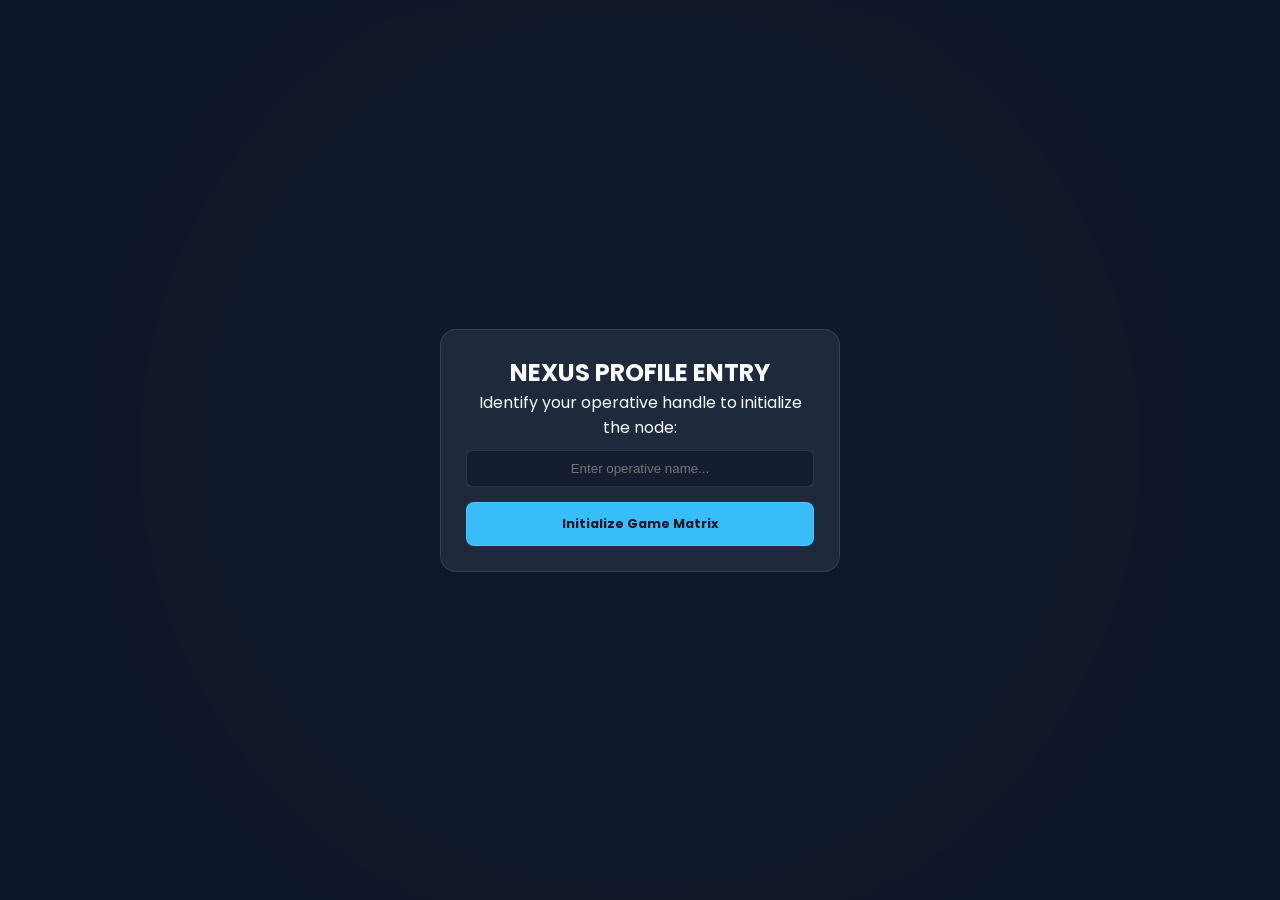
<file: advanced-hangman.html>
<!DOCTYPE html>
<html lang="en">
<head>
    <meta charset="UTF-8">
    <meta name="viewport" content="width=device-width, initial-scale=1.0, maximum-scale=1.0, user-scalable=no">
    <title>Hangman: Nexus Edition</title>
    <link rel="stylesheet" href="advance-hangman/styles.css">
    <link href="https://fonts.googleapis.com/css2?family=Orbitron:wght@500;700&family=Poppins:wght@300;400;600&display=swap" rel="stylesheet">
</head>
<body>

    <div id="profile-gate" class="modal-overlay">
        <div class="modal-content">
            <h2>NEXUS PROFILE ENTRY</h2>
            <p>Identify your operative handle to initialize the node:</p>
            <input type="text" id="player-name-input" placeholder="Enter operative name..." autocomplete="off">
            <button id="start-profile-btn" class="btn action-btn" style="margin-top: 15px;">Initialize Game Matrix</button>
        </div>
    </div>

    <div class="game-container hidden" id="main-game-container">
        <header>
            <h1>HANGMAN <span class="accent">NEXUS</span></h1>
            <div class="stats-bar">
                <div class="stat-box">Ops: <span id="player-display" class="accent">---</span></div>
                <div class="stat-box">Score: <span id="score-val">100</span></div>
                <div class="stat-box">Mode: <span id="mode-val" class="accent">Tech</span></div>
            </div>
        </header>

        <div class="management-grid">
            <div id="mode-selection" class="screen dynamic-box">
                <h3>Select Field Category</h3>
                <div class="mode-buttons">
                    <button class="btn mode-btn active" data-mode="tech">Tech</button>
                    <button class="btn mode-btn" data-mode="places">Places</button>
                    <button class="btn mode-btn" data-mode="animals">Animals</button>
                </div>
            </div>

            <div id="blitz-panel" class="screen dynamic-box emergency-panel">
                <h3>⚡ POINT HARVESTER BLITZ</h3>
                <div id="blitz-idle-view">
                    <p class="hint-text" style="margin-bottom: 8px;">Farming point juice. Typing correct words accelerates difficulty!</p>
                    <button id="start-blitz-btn" class="btn active">Start Overdrive Attack</button>
                </div>
                <div id="blitz-active-view" class="hidden">
                    <div class="blitz-stats">
                        <span>Time: <b id="blitz-timer" class="accent">12s</b></span>
                        <span>Target: <b id="blitz-target-word" style="color:var(--correct)">---</b></span>
                    </div>
                    <input type="text" id="blitz-input" placeholder="Type here..." autocomplete="off">
                    <button id="abort-blitz-btn" class="btn wrong-guess" style="width:100%; margin-top:10px; padding:6px 0; font-size:0.8rem;">Abort & Exit Blitz</button>
                </div>
            </div>
        </div>

        <main class="gameplay-area" id="core-gameplay-area">
            <div class="visual-panel dynamic-box">
                <svg id="hangman-svg" viewBox="0 0 100 100">
                    <line x1="10" y1="95" x2="90" y2="95" class="scaffold" />
                    <line x1="30" y1="95" x2="30" y2="10" class="scaffold" />
                    <line x1="30" y1="10" x2="70" y2="10" class="scaffold" />
                    <line x1="70" y1="10" x2="70" y2="25" class="scaffold" />
                    
                    <circle cx="70" cy="32" r="7" class="body-part head" />
                    <line x1="70" y1="39" x2="70" y2="60" class="body-part torso" />
                    <line x1="70" y1="45" x2="55" y2="55" class="body-part left-arm" />
                    <line x1="70" y1="45" x2="85" y2="55" class="body-part right-arm" />
                    <line x1="70" y1="60" x2="55" y2="75" class="body-part left-leg" />
                    <line x1="70" y1="60" x2="85" y2="75" class="body-part right-leg" />
                </svg>
            </div>

            <div class="control-panel">
                <div class="starter-clue-box dynamic-box">
                    <span class="accent-label">TELEMETRY:</span> <span id="starter-clue">Awaiting initialization...</span>
                </div>

                <div id="word-display" class="word-display"></div>

                <div class="hint-container dynamic-box">
                    <button id="hint-btn" class="btn hint-btn">Unlock Hint (-25 pts)</button>
                    <p id="hint-text" class="hint-text">Premium definitions offline.</p>
                </div>

                <div id="keyboard" class="keyboard"></div>
            </div>
        </main>
    </div>

    <div id="result-modal" class="modal-overlay hidden">
        <div class="modal-content">
            <h2 id="modal-title">VICTORY</h2>
            <p id="modal-message">Matrix structure stabilized.</p>
            <p>The word was: <span id="revealed-word" class="accent">XXXX</span></p>
            <button id="restart-btn" class="btn action-btn">Deploy Next Objective</button>
        </div>
    </div>

    <script src="advance-hangman/script.js"></script>
</body>
</html>
</file>
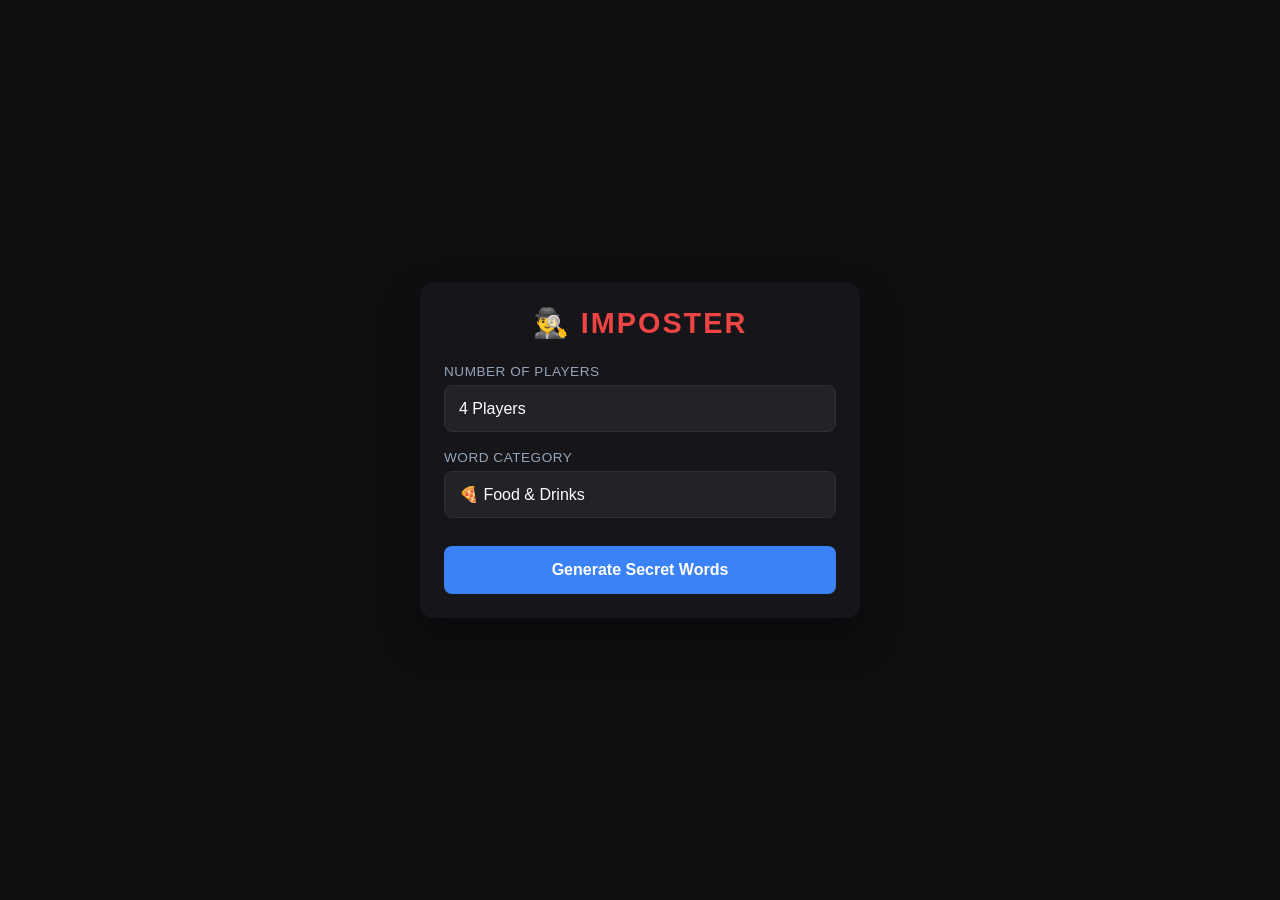
<file: imposter.html>
<!DOCTYPE html>
<html lang="en">
<head>
    <meta charset="UTF-8">
    <meta name="viewport" content="width=device-width, initial-scale=1.0, maximum-scale=1.0, user-scalable=no">
    <title>Imposter - Party Game</title>
    <link rel="stylesheet" href="imposter/style.css">
</head>
<body>

    <div class="game-card">
        <header>
            <h1>🕵️‍♂️ IMPOSTER</h1>
        </header>

        <div id="screen-setup" class="screen active">
            <div class="input-group">
                <label for="player-count">Number of Players</label>
                <select id="player-count">
                    <option value="3">3 Players</option>
                    <option value="4" selected>4 Players</option>
                    <option value="5">5 Players</option>
                    <option value="6">6 Players</option>
                    <option value="7">7 Players</option>
                    <option value="8">8 Players</option>
                </select>
            </div>

            <div class="input-group">
                <label for="category">Word Category</label>
                <select id="category">
                    <option value="food">🍕 Food & Drinks</option>
                    <option value="vehicles">🚗 Vehicles & Transport</option>
                    <option value="places">🏛️ Public Places</option>
                    <option value="things">🎸 Everyday Items</option>
                </select>
            </div>

            <button class="btn primary-btn" onclick="initiateGame()">Generate Secret Words</button>
        </div>

        <div id="screen-loading" class="screen">
            <div class="loader"></div>
            <p>Fetching dynamic clues from dictionary registry...</p>
        </div>

        <div id="screen-distribute" class="screen">
            <div class="badge" id="player-badge">PLAYER 1</div>
            <p class="instruction">Press and <strong>HOLD</strong> the card below to read your secret. Do not show others!</p>
            
            <div class="peek-pad" id="peek-pad">
                <span id="pad-prompt">HOLD TO PEEK</span>
                <div id="secret-content" class="secret-content"></div>
            </div>

            <p class="warning-text" id="view-reminder">⚠️ You must peek at your card before passing!</p>
            <button id="next-player-btn" class="btn secondary-btn" onclick="handleNextPlayer()" disabled>Next Player ➡️</button>
        </div>

        <div id="screen-gameplay" class="screen">
            <div class="success-banner">🎯 Words Distributed!</div>
            
            <div class="info-box">
                <h3>🎲 Starting Player</h3>
                <p id="starter-display" class="highlight-text">Player X</p>
                <small>The game automatically chose you to start the description phase.</small>
            </div>

            <div class="rules-box">
                <h4>How to Play:</h4>
                <ul>
                    <li>Go around in clockwise order.</li>
                    <li>Describe your word using only one descriptive sentence.</li>
                    <li>The imposter must blend in using their single-word property clue!</li>
                </ul>
            </div>

            <button class="btn danger-btn" onclick="revealAndReset()">End Game & Reveal Imposter</button>
        </div>
    </div>
<!-- CUSTOM MODAL DIALOGUE BOX -->
        <div id="game-overlay" class="modal-overlay">
            <div class="modal-content">
                <div class="modal-header">💥 GAME OVER</div>
                <div class="modal-body">
                    <div class="reveal-item">
                        <span class="reveal-label">Secret Word</span>
                        <span id="reveal-word" class="reveal-value-word">——</span>
                    </div>
                    <div class="reveal-item">
                        <span class="reveal-label">The Hidden Imposter</span>
                        <span id="reveal-imposter" class="reveal-value-imposter">——</span>
                    </div>
                </div>
                <button class="btn primary-btn" onclick="closeModalAndReset()">Play Again 🔄</button>
            </div>
        </div>
    <script src="imposter/script.js"></script>
</body>
</html>
</file>
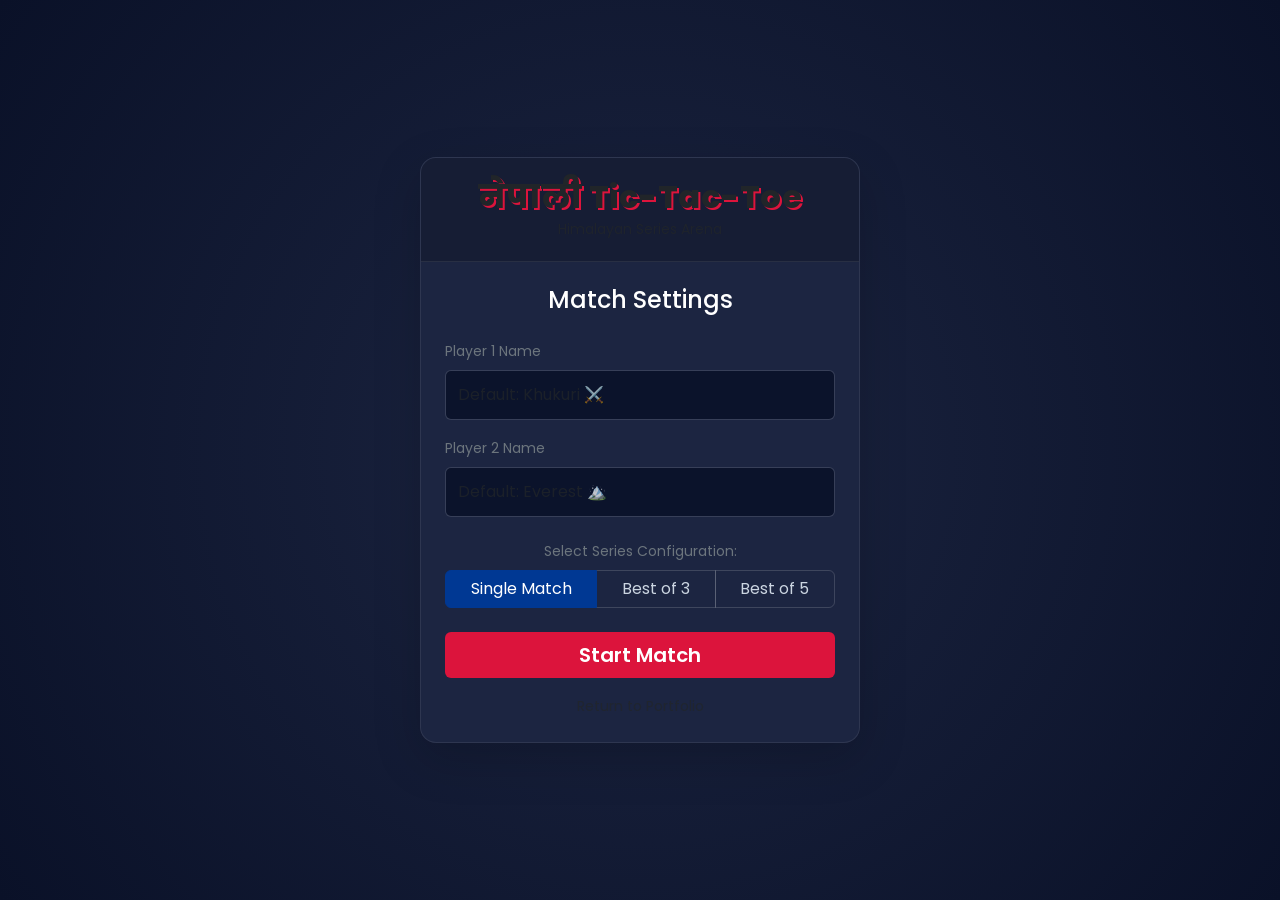
<file: nepal-tictactoe.html>
<!DOCTYPE html>
<html lang="en">
<head>
    <meta charset="UTF-8">
    <meta name="viewport" content="width=device-width, initial-scale=1.0">
    <title>नेपाली Tic-Tac-Toe Pro - Series Arena</title>
    
    <link href="https://cdn.jsdelivr.net/npm/bootstrap@5.3.0/dist/css/bootstrap.min.css" rel="stylesheet">
    <link href="https://fonts.googleapis.com/css?family=Open+Sans:300,400,600,700|Poppins:400,500,700" rel="stylesheet">
    
    <style>
        :root {
            --nepal-red: #dc143c;
            --nepal-blue: #003893;
            --dark-bg: #0a1128;
            --dark-card: #1c2541;
            --dark-cell: #0b132b;
            --gold: #ffd700;
        }

        body {
            background: radial-gradient(circle, var(--dark-card), var(--dark-bg));
            color: #ffffff;
            font-family: 'Poppins', 'Segoe UI', sans-serif;
            min-height: 100vh;
            display: flex;
            align-items: center;
            justify-content: center;
            padding: 20px;
        }

        .game-wrapper-card {
            width: 100%;
            max-width: 440px;
            background: var(--dark-card);
            border: 1px solid rgba(255, 255, 255, 0.08);
            border-radius: 16px;
            box-shadow: 0 15px 35px rgba(0,0,0,0.5);
            overflow: hidden;
        }

        .card-header {
            background-color: rgba(0, 0, 0, 0.2);
            border-bottom: 1px solid rgba(255, 255, 255, 0.08);
            padding: 20px;
            text-align: center;
        }

        .game-title {
            font-weight: 800;
            margin: 0;
            text-shadow: 2px 2px 0px var(--nepal-red);
            letter-spacing: 0.5px;
        }

        .game-input {
            background-color: var(--dark-cell) !important;
            border: 1px solid rgba(255, 255, 255, 0.12) !important;
            color: #ffffff !important;
            padding: 12px;
        }

        .game-input:focus {
            border-color: var(--nepal-red) !important;
            box-shadow: 0 0 0 0.25rem rgba(220, 20, 60, 0.2) !important;
        }

        .btn-outline-nepal {
            border-color: rgba(255, 255, 255, 0.15);
            color: #cbd5e1;
        }

        .btn-check:checked + .btn-outline-nepal {
            background-color: var(--nepal-blue) !important;
            border-color: var(--nepal-blue) !important;
            color: #ffffff !important;
        }

        .btn-nepal-primary {
            background-color: var(--nepal-red);
            border: none;
            color: #ffffff;
            font-weight: 600;
            transition: all 0.2s ease;
        }

        .btn-nepal-primary:hover {
            background-color: #ff2a53;
            transform: translateY(-1px);
        }

        .btn-nepal-secondary {
            background-color: transparent;
            border: 2px solid var(--nepal-blue);
            color: #ffffff;
            font-weight: 600;
        }

        .btn-nepal-secondary:hover {
            background-color: var(--nepal-blue);
            color: #ffffff;
        }

        /* Scoreboard Assembly */
        .game-scoreboard {
            background: rgba(0, 0, 0, 0.25);
            border: 1px solid rgba(255, 255, 255, 0.05);
            padding: 15px;
            border-radius: 12px;
        }

        .score-name { font-size: 0.85rem; color: #a0aec0; text-transform: uppercase; letter-spacing: 0.5px; }
        .score-num { font-size: 2.2rem; font-weight: 800; color: var(--gold); }
        .score-vs { font-weight: 900; color: var(--nepal-red); font-size: 1.2rem; }
        .game-status { font-weight: 500; color: #f8fafc; font-size: 1.1rem; min-height: 27px; }

        /* The Grid Board */
        .game-board-grid {
            display: grid;
            grid-template-columns: repeat(3, 1fr);
            gap: 12px;
            background-color: var(--nepal-blue);
            padding: 12px;
            border-radius: 12px;
            box-shadow: inset 0 0 15px rgba(0,0,0,0.5);
        }

        .game-cell {
            aspect-ratio: 1 / 1;
            background-color: var(--dark-cell);
            display: flex;
            justify-content: center;
            align-items: center;
            font-size: 2.6rem;
            cursor: pointer;
            border-radius: 8px;
            transition: background 0.2s, transform 0.1s;
            user-select: none;
        }

        .game-cell:hover { background-color: #152238; }
        .game-cell:active { transform: scale(0.96); }

        .game-cell.x::before { content: "⚔️"; }
        .game-cell.o::before { content: "🏔️"; }

        .game-winning-cell {
            background-color: var(--gold) !important;
            animation: tileGlowPulse 1.2s infinite;
        }

        /* Winner Screen Specifics */
        .winner-highlight { font-size: 2.6rem; font-weight: 800; color: var(--gold); text-shadow: 0px 4px 15px rgba(255, 215, 0, 0.3); }
        .game-celebrate-icon { font-size: 5.5rem; animation: trophyBounce 2s infinite ease-in-out; }

        @keyframes tileGlowPulse {
            0%, 100% { transform: scale(1); }
            50% { transform: scale(1.04); background-color: #ffe033 !important; }
        }

        @keyframes trophyBounce {
            0%, 100% { transform: translateY(0); }
            50% { transform: translateY(-15px); }
        }
    </style>
</head>
<body>

    <div class="card game-wrapper-card shadow-lg">
        <div class="card-header">
            <h2 class="game-title">नेपाली Tic-Tac-Toe</h2>
            <span class="text-muted small">Himalayan Series Arena</span>
        </div>
        
        <div class="card-body p-4">
            
            <div id="game-setup-box">
                <h4 class="mb-4 text-center text-white font-weight-bold">Match Settings</h4>
                <div class="mb-3">
                    <label class="form-label text-start text-secondary small">Player 1 Name</label>
                    <input type="text" id="game-p1-input" class="form-control game-input" placeholder="Default: Khukuri ⚔️">
                </div>
                <div class="mb-4">
                    <label class="form-label text-start text-secondary small">Player 2 Name</label>
                    <input type="text" id="game-p2-input" class="form-control game-input" placeholder="Default: Everest 🏔️">
                </div>
                
                <div class="mb-4 text-center">
                    <span class="d-block mb-2 text-secondary small">Select Series Configuration:</span>
                    <div class="btn-group w-100" role="group">
                        <input type="radio" class="btn-check" name="matchSeries" id="series1" value="1" checked>
                        <label class="btn btn-outline-nepal" for="series1">Single Match</label>

                        <input type="radio" class="btn-check" name="matchSeries" id="series3" value="3">
                        <label class="btn btn-outline-nepal" for="series3">Best of 3</label>

                        <input type="radio" class="btn-check" name="matchSeries" id="series5" value="5">
                        <label class="btn btn-outline-nepal" for="series5">Best of 5</label>
                    </div>
                </div>
                
                <button type="button" class="btn btn-nepal-primary w-100 py-2 fs-5" onclick="startGameEngine()">Start Match</button>
                <div class="text-center mt-3">
                    <a href="index.html" class="text-decoration-none text-muted small"><i class="bi bi-arrow-left"></i> Return to Portfolio</a>
                </div>
            </div>

            <div id="game-play-box" style="display: none;">
                <div class="game-scoreboard d-flex justify-content-around align-items-center mb-4">
                    <div class="score-box text-center">
                        <span id="label-p1" class="score-name">Player 1</span>
                        <div id="score-p1" class="score-num">0</div>
                    </div>
                    <div class="score-vs">VS</div>
                    <div class="score-box text-center">
                        <span id="label-p2" class="score-name">Player 2</span>
                        <div id="score-p2" class="score-num">0</div>
                    </div>
                </div>

                <div class="game-status text-center mb-3" id="game-live-status">Initializing Game...</div>

                <div class="game-board-grid mb-4">
                    <div class="game-cell" data-cell-idx="0"></div>
                    <div class="game-cell" data-cell-idx="1"></div>
                    <div class="game-cell" data-cell-idx="2"></div>
                    <div class="game-cell" data-cell-idx="3"></div>
                    <div class="game-cell" data-cell-idx="4"></div>
                    <div class="game-cell" data-cell-idx="5"></div>
                    <div class="game-cell" data-cell-idx="6"></div>
                    <div class="game-cell" data-cell-idx="7"></div>
                    <div class="game-cell" data-cell-idx="8"></div>
                </div>

                <div class="text-center">
                    <button type="button" id="game-reset-btn" class="btn btn-nepal-secondary px-5 py-2" onclick="advanceNextRound()">Next Round</button>
                </div>
            </div>

            <div id="game-winner-box" style="display: none;" class="text-center py-4">
                <div class="game-celebrate-icon mb-2" id="final-winner-icon">🏆</div>
                <h4 class="text-secondary tracking-widest uppercase small">CHAMPION</h4>
                <h2 id="final-winner-name" class="my-3 winner-highlight">Player</h2>
                <p class="text-muted">Conquered the entire series match!</p>
                <button type="button" class="btn btn-nepal-primary mt-4 px-5 py-2 fs-5" onclick="resetWholeEngine()">Play New Series</button>
            </div>

        </div>
    </div>

    <script>
        let p1Name = "Khukuri";
        let p2Name = "Everest";
        let score1 = 0;
        let score2 = 0;
        let targetWins = 1;

        let isRoundActive = false;
        let turnToken = "x"; 
        let matrixState = ["", "", "", "", "", "", "", "", ""];

        const winTriggers = [
            [0, 1, 2], [3, 4, 5], [6, 7, 8],
            [0, 3, 6], [1, 4, 7], [2, 5, 8],
            [0, 4, 8], [2, 4, 6]
        ];

        const viewSetup = document.getElementById('game-setup-box');
        const viewPlay = document.getElementById('game-play-box');
        const viewWinner = document.getElementById('game-winner-box');
        const liveStatusNode = document.getElementById('game-live-status');
        const gameCells = document.querySelectorAll('.game-cell');

        function startGameEngine() {
            p1Name = document.getElementById('game-p1-input').value.trim() || "Khukuri";
            p2Name = document.getElementById('game-p2-input').value.trim() || "Everest";

            const configuredVal = document.querySelector('input[name="matchSeries"]:checked').value;
            targetWins = Math.ceil(configuredVal / 2);

            document.getElementById('label-p1').innerText = p1Name;
            document.getElementById('label-p2').innerText = p2Name;

            score1 = 0;
            score2 = 0;
            refreshScoreboardUI();

            viewSetup.style.display = 'none';
            viewWinner.style.display = 'none';
            viewPlay.style.display = 'block';

            initiateFreshRound();
        }

        function cellInteractionRouter(e) {
            const node = e.target;
            const targetIdx = parseInt(node.getAttribute('data-cell-idx'));

            if (matrixState[targetIdx] !== "" || !isRoundActive) return;

            matrixState[targetIdx] = turnToken;
            node.classList.add(turnToken);

            evaluateGridMatrix();
        }

        function evaluateGridMatrix() {
            let roundWon = false;

            for (let i = 0; i < winTriggers.length; i++) {
                const [a, b, c] = winTriggers[i];
                if (matrixState[a] && matrixState[a] === matrixState[b] && matrixState[a] === matrixState[c]) {
                    roundWon = true;
                    [a, b, c].forEach(idx => gameCells[idx].classList.add('game-winning-cell'));
                    break;
                }
            }

            if (roundWon) {
                if (turnToken === "x") score1++; else score2++;
                refreshScoreboardUI();
                isRoundActive = false;

                if (score1 === targetWins || score2 === targetWins) {
                    setTimeout(() => {
                        triggerSeriesChampionView(turnToken === 'x' ? p1Name : p2Name, turnToken === 'x' ? '⚔️' : '🏔️');
                    }, 1000);
                } else {
                    liveStatusNode.innerHTML = `<span class="text-warning">Round won by ${turnToken === 'x' ? p1Name : p2Name}!</span>`;
                }
                return;
            }

            if (!matrixState.includes("")) {
                liveStatusNode.innerHTML = `<span class="text-info">Round Draw! (Barabar)</span>`;
                isRoundActive = false;
                return;
            }

            turnToken = turnToken === "x" ? "o" : "x";
            renderLiveStatusString();
        }

        function renderLiveStatusString() {
            liveStatusNode.innerText = `Turn: ${turnToken === 'x' ? p1Name + ' (⚔️)' : p2Name + ' (🏔️)'}`;
        }

        function refreshScoreboardUI() {
            document.getElementById('score-p1').innerText = score1;
            document.getElementById('score-p2').innerText = score2;
        }

        function advanceNextRound() {
            if (score1 === targetWins || score2 === targetWins) return;
            initiateFreshRound();
        }

        function initiateFreshRound() {
            matrixState = ["", "", "", "", "", "", "", "", ""];
            isRoundActive = true;
            turnToken = "x";
            gameCells.forEach(cell => cell.className = 'game-cell');
            renderLiveStatusString();
        }

        function triggerSeriesChampionView(champName, champIcon) {
            viewPlay.style.display = 'none';
            document.getElementById('final-winner-name').innerText = champName;
            document.getElementById('final-winner-icon').innerText = champIcon;
            viewWinner.style.display = 'block';
        }

        function resetWholeEngine() {
            document.getElementById('game-p1-input').value = '';
            document.getElementById('game-p2-input').value = '';
            viewWinner.style.display = 'none';
            viewPlay.style.display = 'none';
            viewSetup.style.display = 'block';
        }

        gameCells.forEach(cell => cell.addEventListener('click', cellInteractionRouter));
    </script>
</body>
</html>
</file>
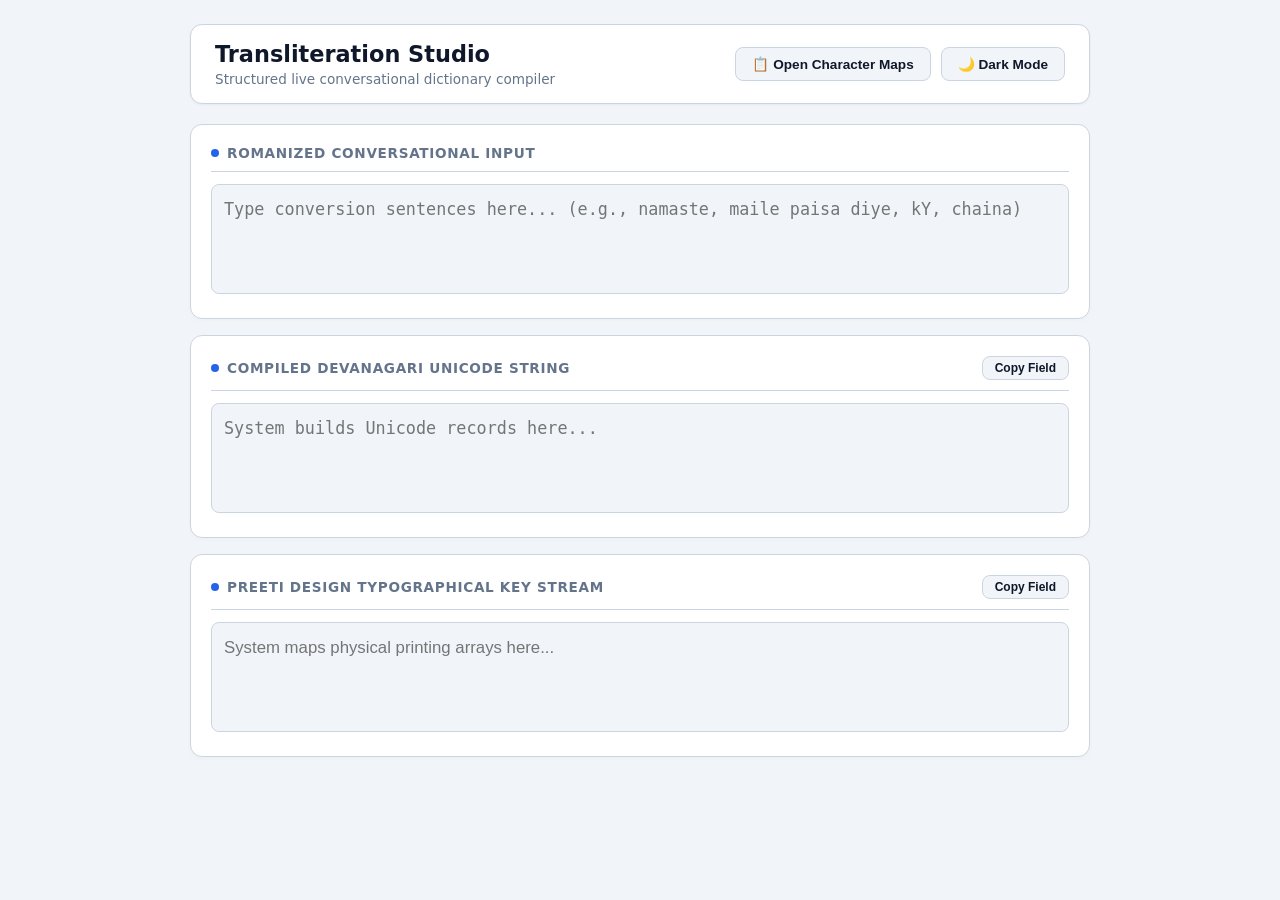
<file: nepali-transliteration.html>
<!DOCTYPE html>
<html lang="ne">
<head>
    <meta charset="UTF-8">
    <meta name="viewport" content="width=device-width, initial-scale=1.0">
    <title>Nepali Transliteration Studio - Bijay Kumar Karki</title>
    <link rel="stylesheet" href="transliteration-studio/css/workspace.css">
</head>
<body>

<div class="workspace-container">
    <header class="app-header">
        <div class="app-title">
            <h1>Transliteration Studio</h1>
            <p>Structured live conversational dictionary compiler</p>
        </div>
        <div class="header-actions">
            <button class="btn" id="mapDrawerBtn">📋 Open Character Maps</button>
            <button class="btn" id="themeModeBtn">🌙 Dark Mode</button>
        </div>
    </header>

    <main class="file-grid">
        <section class="file-card">
            <div class="file-card-header">
                <span class="file-label">Romanized Conversational Input</span>
            </div>
            <div class="editor-wrapper">
                <textarea id="romanInput" placeholder="Type conversion sentences here... (e.g., namaste, maile paisa diye, kY, chaina)"></textarea>
            </div>
        </section>
        
        <section class="file-card">
            <div class="file-card-header">
                <span class="file-label">Compiled Devanagari Unicode String</span>
                <button class="btn-copy" data-target="unicodeOutput">Copy Field</button>
            </div>
            <div class="editor-wrapper">
                <textarea id="unicodeOutput" readonly placeholder="System builds Unicode records here..."></textarea>
            </div>
        </section>

        <section class="file-card">
            <div class="file-card-header">
                <span class="file-label">Preeti Design Typographical Key Stream</span>
                <button class="btn-copy" data-target="preetiOutput">Copy Field</button>
            </div>
            <div class="editor-wrapper">
                <textarea id="preetiOutput" class="preeti-engine" readonly placeholder="System maps physical printing arrays here..."></textarea>
            </div>
        </section>
    </main>

    <div class="drawer-file" id="mappingDrawer">
        <div class="drawer-tabs">
            <button class="tab-item active" data-tab="vowels">Vowels</button>
            <button class="tab-item" data-tab="consonants">Consonants</button>
            <button class="tab-item" data-tab="barakhari">Barakhari Modifiers</button>
            <button class="tab-item" data-tab="conjuncts">Signs & Conjuncts</button>
        </div>

        <div class="grid-container">
            <div id="vowels" class="grid-view active">
                <div class="fixed-matrix" id="vowelGrid"></div>
            </div>
            <div id="consonants" class="grid-view">
                <div class="fixed-matrix" id="consonantGrid"></div>
            </div>
            <div id="barakhari" class="grid-view">
                <div style="overflow-x: auto; padding-bottom: 4px;" id="barakhariMatrixContainer"></div>
            </div>
            <div id="conjuncts" class="grid-view">
                <div class="fixed-matrix" id="conjunctGrid"></div>
            </div>
        </div>
    </div>
</div>

<script src="transliteration-studio/js/matrices.js"></script>
<script src="transliteration-studio/js/engine.js"></script>
<script src="transliteration-studio/js/studio-main.js"></script>
</body>
</html>
</file>
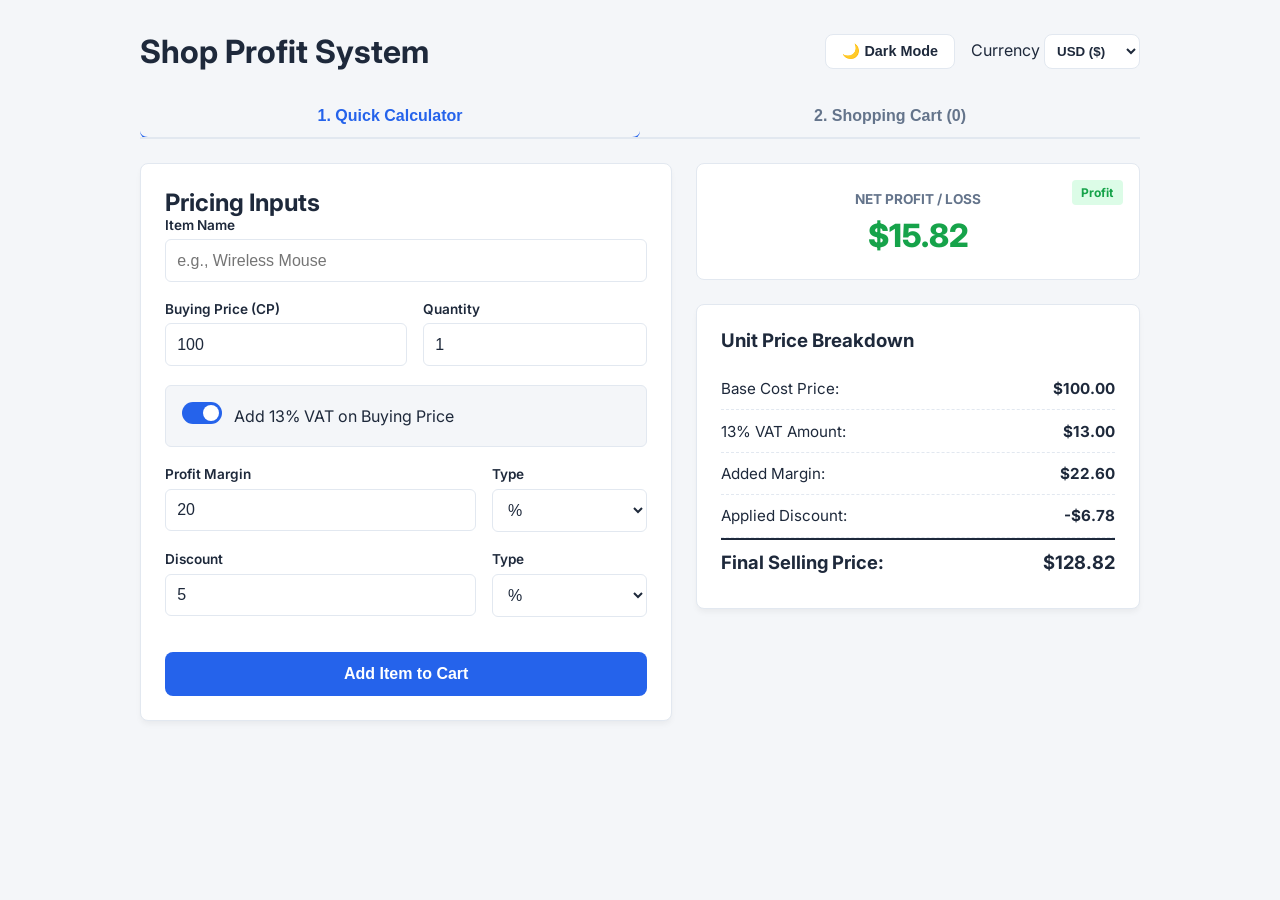
<file: shop-calculator.html>
<!DOCTYPE html>
<html lang="en">
<head>
  <meta charset="UTF-8">
  <meta name="viewport" content="width=device-width, initial-scale=1.0">
  <title>Smart Retail & Price Calculator</title>
  <link rel="stylesheet" href="shop-calculator/css/style.css">
  <link href="https://fonts.googleapis.com/css2?family=Inter:wght@400;500;600;700&display=swap" rel="stylesheet">
</head>
<body>
  <div class="app-container no-print">
    <header class="app-header">
      <div class="header-top">
        <h1>Shop Profit System</h1>
        <div class="controls">
          <button id="theme-toggle" class="theme-btn">🌙 Dark Mode</button>
          <div class="settings">
            <label for="currencySelect" class="sr-only">Currency</label>
            <select id="currencySelect">
              <option value="USD">USD ($)</option>
              <option value="NPR">NPR (Rs)</option>
              <option value="INR">INR (₹)</option>
              <option value="EUR">EUR (€)</option>
            </select>
          </div>
        </div>
      </div>
      
      <!-- Tab Navigation -->
      <div class="tabs">
        <button class="tab-btn active" data-target="tab-calc">1. Quick Calculator</button>
        <button class="tab-btn" data-target="tab-cart">2. Shopping Cart (<span id="cart-count">0</span>)</button>
      </div>
    </header>

    <main>
      <!-- TAB 1: Calculator -->
      <div id="tab-calc" class="tab-content active">
        <div class="calculator-grid">
          <section class="card input-card">
            <h2>Pricing Inputs</h2>
            <form id="calc-form">
              <div class="form-group">
                <label for="itemName">Item Name</label>
                <input type="text" id="itemName" placeholder="e.g., Wireless Mouse" required>
              </div>

              <div class="form-row">
                <div class="form-group flex-2">
                  <label for="buyingPrice">Buying Price (CP)</label>
                  <input type="number" id="buyingPrice" value="100" min="0" step="0.01" required>
                </div>
                <div class="form-group flex-1">
                  <label for="quantity">Quantity</label>
                  <input type="number" id="quantity" value="1" min="1" step="1" required>
                </div>
              </div>

              <div class="form-group checkbox-group card-highlight">
                <label class="switch">
                  <input type="checkbox" id="includeVat" checked>
                  <span class="slider"></span>
                </label>
                <span>Add 13% VAT on Buying Price</span>
              </div>

              <div class="form-row">
                <div class="form-group flex-2">
                  <label for="marginValue">Profit Margin</label>
                  <input type="number" id="marginValue" value="20" min="0" step="0.1">
                </div>
                <div class="form-group flex-1">
                  <label for="marginType">Type</label>
                  <select id="marginType">
                    <option value="percent">%</option>
                    <option value="flat">Flat</option>
                  </select>
                </div>
              </div>

              <div class="form-row">
                <div class="form-group flex-2">
                  <label for="discountValue">Discount</label>
                  <input type="number" id="discountValue" value="5" min="0" step="0.1">
                </div>
                <div class="form-group flex-1">
                  <label for="discountType">Type</label>
                  <select id="discountType">
                    <option value="percent">%</option>
                    <option value="flat">Flat</option>
                  </select>
                </div>
              </div>

              <button type="button" id="btn-add-cart" class="primary-btn">Add Item to Cart</button>
            </form>
          </section>

          <section class="results-panel">
            <div class="metrics-grid">
              <div class="metric-card">
                <span class="metric-label">Net Profit / Loss</span>
                <span class="metric-value" id="res-total-profit">0.00</span>
                <span class="status-badge" id="profit-badge">Profit</span>
              </div>
            </div>

            <div class="card summary-card">
              <h3>Unit Price Breakdown</h3>
              <ul class="breakdown-list">
                <li><span>Base Cost Price:</span> <strong id="res-unit-cp">0.00</strong></li>
                <li><span>13% VAT Amount:</span> <strong id="res-unit-vat">0.00</strong></li>
                <li><span>Added Margin:</span> <strong id="res-unit-margin">0.00</strong></li>
                <li><span>Applied Discount:</span> <strong id="res-unit-discount">-0.00</strong></li>
                <li class="total-row"><span>Final Selling Price:</span> <strong id="res-unit-final-sp">0.00</strong></li>
              </ul>
            </div>
          </section>
        </div>
      </div>

      <!-- TAB 2: Shopping Cart -->
      <div id="tab-cart" class="tab-content card">
        <div class="cart-header">
          <h2>Current Bill</h2>
          <button id="btn-invoice" class="success-btn" disabled>Generate Invoice</button>
        </div>
        
        <div class="table-responsive">
          <table class="cart-table">
            <thead>
              <tr>
                <th>Item</th>
                <th>Qty</th>
                <th>Unit Price</th>
                <th>Total</th>
                <th>Action</th>
              </tr>
            </thead>
            <tbody id="cart-body">
              <tr class="empty-row"><td colspan="5">Cart is empty. Add items from the calculator.</td></tr>
            </tbody>
          </table>
        </div>

        <div class="cart-summary">
          <div class="summary-row">
            <span>Subtotal:</span>
            <strong id="cart-subtotal">0.00</strong>
          </div>
          <div class="summary-row grand-total">
            <span>Grand Total:</span>
            <strong id="cart-total">0.00</strong>
          </div>
        </div>
      </div>
    </main>
  </div>

  <!-- Printable Invoice Layout -->
  <div id="print-invoice" class="print-only">
    <div class="invoice-header">
      <h2>TAX INVOICE</h2>
      <p>Store Name / Company Ltd.</p>
      <p>Date: <span id="invoice-date"></span></p>
    </div>
    <table class="invoice-table">
      <thead>
        <tr>
          <th>Item Description</th>
          <th>Qty</th>
          <th>Unit Price</th>
          <th>Amount</th>
        </tr>
      </thead>
      <tbody id="invoice-body"></tbody>
    </table>
    <div class="invoice-totals">
      <p><strong>Grand Total: <span id="invoice-grand-total">0.00</span></strong></p>
    </div>
    <div class="invoice-footer">
      <p>Thank you for your business!</p>
      <p>Items inclusive of 13% VAT where applicable.</p>
    </div>
  </div>

  <script src="shop-calculator/js/app.js"></script>
</body>
</html>
</file>
<file: advance-hangman/styles.css>
:root {
    --bg-color: #0f172a;
    --panel-bg: rgba(30, 41, 59, 0.7);
    --accent: #38bdf8;
    --accent-glow: rgba(56, 189, 248, 0.4);
    --text-main: #f8fafc;
    --text-muted: #94a3b8;
    --correct: #4ade80;
    --wrong: #f87171;
    --border: rgba(255, 255, 255, 0.1);
}

* {
    box-sizing: border-box;
    margin: 0;
    padding: 0;
    -webkit-tap-highlight-color: transparent;
}

body {
    font-family: 'Poppins', sans-serif;
    background: radial-gradient(circle at center, #1e293b 0%, var(--bg-color) 100%);
    color: var(--text-main);
    min-height: 100vh;
    padding: 10px;
    display: flex;
    justify-content: center;
    align-items: center;
}

.game-container {
    width: 100%;
    max-width: 1100px;
}

.game-container.hidden, .hidden {
    display: none !important;
}

header {
    display: flex;
    justify-content: space-between;
    align-items: center;
    margin-bottom: 15px;
    gap: 10px;
}

h1 {
    font-family: 'Orbitron', sans-serif;
    letter-spacing: 1px;
    font-size: 1.3rem;
}

.accent {
    color: var(--accent);
    text-shadow: 0 0 10px var(--accent-glow);
}

.stats-bar {
    display: flex;
    gap: 8px;
}

.stat-box {
    background: var(--panel-bg);
    padding: 6px 12px;
    border-radius: 8px;
    border: 1px solid var(--border);
    font-weight: 600;
    font-size: 0.75rem;
}

/* Responsive Adaptive Dashboard Layouts */
.management-grid {
    display: grid;
    grid-template-columns: 1fr 1fr;
    gap: 15px;
    margin-bottom: 15px;
}

@media (max-width: 768px) {
    .management-grid {
        grid-template-columns: 1fr;
    }
}

.dynamic-box {
    background: var(--panel-bg);
    backdrop-filter: blur(10px);
    -webkit-backdrop-filter: blur(10px);
    border: 1px solid var(--border);
    border-radius: 12px;
    padding: 15px;
    box-shadow: 0 8px 32px 0 rgba(0, 0, 0, 0.3);
}

.screen h3 {
    margin-bottom: 10px;
    font-size: 0.75rem;
    letter-spacing: 1px;
    color: var(--text-muted);
    text-transform: uppercase;
}

.emergency-panel {
    border: 1px dashed rgba(56, 189, 248, 0.4);
}

.blitz-stats {
    display: flex;
    justify-content: space-between;
    margin-bottom: 8px;
    font-size: 0.9rem;
    font-family: 'Orbitron', sans-serif;
}

#blitz-input {
    width: 100%;
    background: rgba(15, 23, 42, 0.8);
    border: 1px solid var(--accent);
    color: var(--text-main);
    padding: 8px;
    border-radius: 6px;
    text-align: center;
    font-size: 1rem;
    font-family: 'Orbitron', sans-serif;
}

.mode-buttons {
    display: flex;
    gap: 8px;
}

.btn {
    flex: 1;
    background: rgba(255, 255, 255, 0.05);
    border: 1px solid var(--border);
    color: var(--text-main);
    padding: 8px 12px;
    border-radius: 8px;
    cursor: pointer;
    font-family: inherit;
    font-size: 0.8rem;
    text-align: center;
}

.mode-btn.active {
    background: var(--accent);
    color: var(--bg-color);
    font-weight: 600;
    border-color: var(--accent);
}

/* Main Arena Layout */
.gameplay-area {
    display: grid;
    grid-template-columns: 1.8fr 3fr;
    gap: 15px;
}

.gameplay-area.disabled-blur {
    opacity: 0.15;
    pointer-events: none;
    filter: blur(5px);
}

@media (max-width: 768px) {
    .gameplay-area {
        grid-template-columns: 1fr;
    }
}

.visual-panel {
    display: flex;
    justify-content: center;
    align-items: center;
    min-height: 200px;
}

#hangman-svg {
    width: 60%;
    max-width: 180px;
    height: auto;
}

.scaffold {
    stroke: var(--text-main);
    stroke-width: 3.5;
    stroke-linecap: round;
}

.body-part {
    stroke: var(--wrong);
    stroke-width: 4.5;
    stroke-linecap: round;
    fill: none;
    opacity: 0;
}

.body-part.visible {
    opacity: 1;
}

.control-panel {
    display: flex;
    flex-direction: column;
    gap: 12px;
}

.starter-clue-box {
    padding: 10px 15px;
    font-size: 0.8rem;
    border-left: 3px solid var(--accent);
}

.accent-label {
    font-weight: 600;
    color: var(--accent);
}

.word-display {
    display: flex;
    justify-content: center;
    flex-wrap: wrap;
    gap: 6px;
    min-height: 40px;
    align-items: center;
}

.letter-slot {
    width: 24px;
    height: 32px;
    border-bottom: 2px solid var(--text-muted);
    font-size: 1.3rem;
    font-weight: 600;
    text-align: center;
    text-transform: uppercase;
}

.letter-slot.revealed {
    border-bottom-color: var(--accent);
    color: var(--accent);
}

.hint-container {
    display: flex;
    flex-direction: column;
    gap: 6px;
    align-items: flex-start;
}

.hint-btn {
    width: 100%;
}

.hint-text {
    font-size: 0.75rem;
    color: var(--text-muted);
    font-style: italic;
}

/* Smartphone Native Optimized Grid Keyboard Layout */
.keyboard {
    display: grid;
    grid-template-columns: repeat(7, 1fr);
    gap: 5px;
}

.key {
    background: var(--panel-bg);
    border: 1px solid var(--border);
    color: var(--text-main);
    padding: 12px 0;
    font-size: 0.9rem;
    font-weight: 600;
    border-radius: 6px;
    cursor: pointer;
    text-transform: uppercase;
}

.key.correct-guess {
    background: rgba(74, 222, 128, 0.2);
    border-color: var(--correct);
    color: var(--correct);
}

.key.wrong-guess {
    background: rgba(248, 113, 113, 0.1);
    border-color: var(--wrong);
    color: var(--wrong);
    opacity: 0.4;
}

/* Overlays */
.modal-overlay {
    position: fixed;
    top: 0; left: 0;
    width: 100vw; height: 100vh;
    background: rgba(15, 23, 42, 0.9);
    backdrop-filter: blur(8px);
    display: flex;
    justify-content: center;
    align-items: center;
    z-index: 1000;
    padding: 15px;
}

.modal-content {
    background: #1e293b;
    border: 1px solid var(--border);
    padding: 25px;
    border-radius: 16px;
    text-align: center;
    width: 100%;
    max-width: 400px;
}

input[type="text"] {
    width: 100%;
    background: rgba(15, 23, 42, 0.6);
    border: 1px solid var(--border);
    padding: 10px;
    border-radius: 6px;
    color: var(--text-main);
    text-align: center;
    margin-top: 10px;
}

.action-btn {
    background: var(--accent);
    color: var(--bg-color);
    font-weight: bold;
    width: 100%;
    padding: 12px;
    margin-top: 10px;
}
</file>
<file: imposter/style.css>
/* Modern Reset & Base Variables */
:root {
    --bg-dark: #0f0f12;
    --card-dark: #16161a;
    --input-bg: #222227;
    --text-main: #ffffff;
    --text-muted: #94a3b8;
    --accent-red: #ef4444;
    --accent-blue: #3b82f6;
    --accent-green: #22c55e;
    --radius: 14px;
}

body {
    background-color: var(--bg-dark);
    color: var(--text-main);
    font-family: -apple-system, BlinkMacSystemFont, "Segoe UI", Roboto, sans-serif;
    margin: 0;
    padding: 16px;
    display: flex;
    justify-content: center;
    align-items: center;
    min-height: 100vh;
    box-sizing: border-box;
    overflow-x: hidden;
}

/* Card Container */
.game-card {
    background: var(--card-dark);
    width: 100%;
    max-width: 440px;
    border-radius: var(--radius);
    padding: 24px;
    box-shadow: 0 20px 40px rgba(0, 0, 0, 0.4);
    box-sizing: border-box;
}

header h1 {
    font-size: 1.8rem;
    color: var(--accent-red);
    text-align: center;
    letter-spacing: 2px;
    margin-top: 0;
    margin-bottom: 24px;
}

/* Screen Management */
.screen {
    display: none;
}
.screen.active {
    display: block;
}

/* Input Fields */
.input-group {
    margin-bottom: 18px;
}
label {
    display: block;
    font-size: 0.85rem;
    color: var(--text-muted);
    margin-bottom: 6px;
    text-transform: uppercase;
    letter-spacing: 0.5px;
}
select {
    width: 100%;
    padding: 14px;
    background: var(--input-bg);
    border: 1px solid #2e2e38;
    border-radius: 8px;
    color: white;
    font-size: 1rem;
    outline: none;
    box-sizing: border-box;
    -webkit-appearance: none;
}

/* Buttons */
.btn {
    width: 100%;
    padding: 15px;
    border: none;
    border-radius: 8px;
    font-size: 1rem;
    font-weight: 600;
    cursor: pointer;
    transition: all 0.2s ease;
    box-sizing: border-box;
}
.primary-btn { background: var(--accent-blue); color: white; margin-top: 10px; }
.secondary-btn { background: var(--accent-green); color: white; }
.danger-btn { background: var(--accent-red); color: white; }
.btn:disabled {
    background: #2e2e35;
    color: #52525b;
    cursor: not-allowed;
}

/* Peek Interactive Pad */
.peek-pad {
    background: #1e1e24;
    border: 2px dashed #3f3f46;
    border-radius: var(--radius);
    padding: 50px 20px;
    text-align: center;
    font-weight: bold;
    font-size: 1.1rem;
    margin: 20px 0;
    cursor: pointer;
    user-select: none;
    -webkit-user-select: none;
    touch-action: manipulation;
}
.peek-pad:active {
    background: #272730;
}
.secret-content {
    display: none;
    font-size: 1.8rem;
    color: var(--accent-green);
    margin-top: 8px;
}
.warning-text {
    font-size: 0.85rem;
    color: #f59e0b;
    text-align: center;
    margin-bottom: 15px;
}

/* UI Elements */
.badge {
    background: var(--accent-red);
    display: inline-block;
    padding: 4px 12px;
    border-radius: 20px;
    font-size: 0.8rem;
    font-weight: bold;
    margin-bottom: 10px;
}
.info-box {
    background: #1e1e24;
    padding: 16px;
    border-radius: 8px;
    text-align: center;
    margin-bottom: 20px;
}
.highlight-text {
    font-size: 2rem;
    color: var(--accent-blue);
    font-weight: 800;
    margin: 10px 0;
}
.rules-box ul {
    text-align: left;
    padding-left: 20px;
    color: var(--text-muted);
    font-size: 0.9rem;
    line-height: 1.5;
}
/* Custom Dialogue Box Modal */
.modal-overlay {
    display: none;
    position: fixed;
    top: 0;
    left: 0;
    width: 100%;
    height: 100%;
    background: rgba(15, 15, 18, 0.85);
    backdrop-filter: blur(8px);
    -webkit-backdrop-filter: blur(8px);
    z-index: 999;
    justify-content: center;
    align-items: center;
    padding: 20px;
    box-sizing: border-box;
}

.modal-overlay.show {
    display: flex;
}

.modal-content {
    background: #1e1e24;
    border: 2px solid #2e2e38;
    border-radius: var(--radius);
    padding: 28px;
    width: 100%;
    max-width: 380px;
    text-align: center;
    box-shadow: 0 25px 50px -12px rgba(0, 0, 0, 0.7);
    animation: modalPop 0.3s cubic-bezier(0.175, 0.885, 0.32, 1.275);
}

@keyframes modalPop {
    from { transform: scale(0.85); opacity: 0; }
    to { transform: scale(1); opacity: 1; }
}

.modal-header {
    font-size: 1.4rem;
    font-weight: 800;
    color: var(--accent-red);
    letter-spacing: 1px;
    margin-bottom: 20px;
}

.modal-body {
    margin-bottom: 24px;
}

.reveal-item {
    background: #16161a;
    padding: 12px 16px;
    border-radius: 8px;
    margin-bottom: 12px;
    display: flex;
    justify-content: space-between;
    align-items: center;
}

.reveal-label {
    font-size: 0.85rem;
    color: var(--text-muted);
    text-transform: uppercase;
}

.reveal-value-word {
    font-size: 1.2rem;
    font-weight: 700;
    color: var(--accent-green);
}

.reveal-value-imposter {
    font-size: 1.2rem;
    font-weight: 700;
    color: #f59e0b;
}
/* Simple Loader */
.loader {
    border: 3px solid #27272a;
    border-top: 3px solid var(--accent-blue);
    border-radius: 50%;
    width: 30px;
    height: 30px;
    animation: spin 0.8s linear infinite;
    margin: 20px auto;
}
@keyframes spin { 0% { transform: rotate(0deg); } 100% { transform: rotate(360deg); } }

/* Smartphone Specific Optimizations */
@media (max-width: 480px) {
    body { padding: 10px; }
    .game-card { padding: 18px; border-radius: 12px; }
    .peek-pad { padding: 40px 15px; }
}
</file>
<file: transliteration-studio/css/workspace.css>
:root {
    --bg-app: #f1f5f9;
    --bg-card: #ffffff;
    --text-main: #0f172a;
    --text-muted: #64748b;
    --border: #cbd5e1;
    --accent: #2563eb;
    --accent-hover: #1d4ed8;
    --accent-light: #eff6ff;
    --success: #10b981;
    --radius-file: 12px;
    --radius-inner: 8px;
    --transition: all 0.2s ease-in-out;
}

[data-theme="dark"] {
    --bg-app: #0f172a;
    --bg-card: #1e293b;
    --text-main: #f8fafc;
    --text-muted: #94a3b8;
    --border: #334155;
    --accent: #3b82f6;
    --accent-hover: #60a5fa;
    --accent-light: #1e293b;
}

body {
    font-family: system-ui, -apple-system, sans-serif;
    background-color: var(--bg-app);
    color: var(--text-main);
    margin: 0;
    padding: 24px 16px;
    display: flex;
    justify-content: center;
    transition: var(--transition);
}

.workspace-container {
    width: 100%;
    max-width: 900px;
    display: flex;
    flex-direction: column;
    gap: 20px;
}

.app-header {
    display: flex;
    justify-content: space-between;
    align-items: center;
    background: var(--bg-card);
    border: 1px solid var(--border);
    padding: 16px 24px;
    border-radius: var(--radius-file);
    box-shadow: 0 1px 3px rgba(0,0,0,0.05);
}

.app-title h1 {
    margin: 0;
    font-size: 1.4rem;
    font-weight: 800;
}

.app-title p {
    margin: 4px 0 0 0;
    font-size: 0.85rem;
    color: var(--text-muted);
}

.header-actions {
    display: flex;
    gap: 10px;
}

.btn {
    background: var(--bg-app);
    border: 1px solid var(--border);
    color: var(--text-main);
    padding: 8px 16px;
    border-radius: var(--radius-inner);
    cursor: pointer;
    font-weight: 600;
    font-size: 0.85rem;
    display: flex;
    align-items: center;
    gap: 6px;
    transition: var(--transition);
}

.btn:hover {
    border-color: var(--accent);
    background: var(--accent-light);
}

.btn.active {
    background: var(--accent);
    color: #ffffff;
    border-color: var(--accent);
}

.file-grid {
    display: grid;
    grid-template-columns: 1fr;
    gap: 16px;
}

.file-card {
    background: var(--bg-card);
    border: 1px solid var(--border);
    border-radius: var(--radius-file);
    padding: 20px;
    box-shadow: 0 2px 4px rgba(0,0,0,0.02);
    display: flex;
    flex-direction: column;
    gap: 12px;
}

.file-card-header {
    display: flex;
    justify-content: space-between;
    align-items: center;
    border-bottom: 1px solid var(--border);
    padding-bottom: 10px;
}

.file-label {
    font-size: 0.85rem;
    font-weight: 700;
    text-transform: uppercase;
    letter-spacing: 0.05em;
    color: var(--text-muted);
    display: flex;
    align-items: center;
    gap: 8px;
}

.file-label::before {
    content: '';
    display: inline-block;
    width: 8px;
    height: 8px;
    background: var(--accent);
    border-radius: 50%;
}

.editor-wrapper {
    position: relative;
    width: 100%;
}

textarea {
    width: 100%;
    height: 110px;
    padding: 12px;
    background: var(--bg-app);
    color: var(--text-main);
    border: 1px solid var(--border);
    border-radius: var(--radius-inner);
    font-size: 1.05rem;
    line-height: 1.5;
    resize: none;
    box-sizing: border-box;
    transition: var(--transition);
}

textarea:focus {
    outline: none;
    border-color: var(--accent);
    background: var(--bg-card);
    box-shadow: 0 0 0 3px var(--accent-light);
}

.btn-copy {
    background: var(--bg-app);
    border: 1px solid var(--border);
    color: var(--text-main);
    padding: 4px 12px;
    border-radius: var(--radius-inner);
    font-size: 0.75rem;
    font-weight: 700;
    cursor: pointer;
    transition: var(--transition);
}

.btn-copy:hover {
    background: var(--accent);
    color: white;
    border-color: var(--accent);
}

.btn-copy.copied {
    background: var(--success);
    color: white;
    border-color: var(--success);
}

.preeti-engine {
    font-family: 'Preeti', 'Kantipur', sans-serif;
}

.drawer-file {
    display: none;
    background: var(--bg-card);
    border: 1px solid var(--border);
    border-radius: var(--radius-file);
    padding: 20px;
    box-shadow: 0 4px 12px rgba(0,0,0,0.05);
    flex-direction: column;
    gap: 16px;
}

.drawer-file.show {
    display: flex;
}

.drawer-tabs {
    display: flex;
    background: var(--bg-app);
    padding: 4px;
    border-radius: var(--radius-inner);
    gap: 4px;
}

.tab-item {
    flex: 1;
    padding: 8px;
    background: transparent;
    border: none;
    color: var(--text-muted);
    font-weight: 600;
    font-size: 0.8rem;
    cursor: pointer;
    border-radius: calc(var(--radius-inner) - 2px);
    text-align: center;
    transition: var(--transition);
}

.tab-item.active {
    background: var(--bg-card);
    color: var(--accent);
    box-shadow: 0 1px 3px rgba(0,0,0,0.1);
}

.grid-container {
    max-height: 280px;
    overflow-y: auto;
}

.grid-view {
    display: none;
}

.grid-view.active {
    display: block;
}

.fixed-matrix {
    display: grid;
    grid-template-columns: repeat(auto-fill, minmax(95px, 1fr));
    gap: 6px;
}

.matrix-cell {
    background: var(--bg-app);
    border: 1px solid var(--border);
    border-radius: var(--radius-inner);
    height: 64px;
    display: flex;
    flex-direction: column;
    justify-content: center;
    align-items: center;
    gap: 2px;
}

.cell-glyph {
    font-size: 1.2rem;
    font-weight: 700;
}

.cell-key {
    font-family: monospace;
    font-size: 0.7rem;
    color: var(--accent);
    font-weight: 600;
    background: var(--bg-card);
    padding: 1px 4px;
    border-radius: 4px;
    border: 1px solid var(--border);
}

.matrix-scroll-row {
    display: flex;
    gap: 6px;
    margin-bottom: 6px;
}

.matrix-scroll-cell {
    background: var(--bg-app);
    border: 1px solid var(--border);
    height: 54px;
    min-width: 58px;
    max-width: 58px;
    display: flex;
    flex-direction: column;
    justify-content: center;
    align-items: center;
    border-radius: var(--radius-inner);
}

.matrix-scroll-cell span:first-child {
    font-size: 1rem;
    font-weight: 700;
}

.matrix-scroll-cell span:last-child {
    font-size: 0.65rem;
    color: var(--text-muted);
    font-family: monospace;
}

::-webkit-scrollbar {
    width: 6px;
    height: 6px;
}
::-webkit-scrollbar-thumb {
    background: var(--border);
    border-radius: 10px;
}
</file>
<file: shop-calculator/css/style.css>
/* LIGHT MODE VARIABLES (Default) */
:root {
  --bg-color: #f4f6f9;
  --card-bg: #ffffff;
  --input-bg: #ffffff;
  --primary-color: #2563eb;
  --primary-hover: #1d4ed8;
  --success-color: #16a34a;
  --success-bg: #dcfce7;
  --danger-color: #dc2626;
  --danger-bg: #fee2e2;
  --text-main: #1e293b;
  --text-muted: #64748b;
  --border-color: #e2e8f0;
  --radius: 8px;
}

/* DARK MODE VARIABLES */
[data-theme="dark"] {
  --bg-color: #0f172a;
  --card-bg: #1e293b;
  --input-bg: #0f172a;
  --primary-color: #3b82f6;
  --primary-hover: #60a5fa;
  --success-color: #22c55e;
  --success-bg: rgba(34, 197, 94, 0.15);
  --danger-color: #ef4444;
  --danger-bg: rgba(239, 68, 68, 0.15);
  --text-main: #f8fafc;
  --text-muted: #94a3b8;
  --border-color: #334155;
}

/* Global Transition for smooth theme switching */
body, .card, input, select, .tab-btn {
  transition: background-color 0.3s ease, color 0.3s ease, border-color 0.3s ease;
}

* { box-sizing: border-box; margin: 0; padding: 0; }
body { font-family: 'Inter', sans-serif; background: var(--bg-color); color: var(--text-main); padding: 2rem 1rem; }

.app-container { max-width: 1000px; margin: 0 auto; }

/* Header & Controls */
.header-top { display: flex; justify-content: space-between; align-items: center; margin-bottom: 1.5rem; flex-wrap: wrap; gap: 1rem; }
.controls { display: flex; align-items: center; gap: 1rem; flex-wrap: wrap; }
.theme-btn { background: var(--card-bg); color: var(--text-main); border: 1px solid var(--border-color); padding: 0.5rem 1rem; width: auto; font-size: 0.9rem; }
.theme-btn:hover { background: var(--border-color); }
.settings select { padding: 0.5rem; border-radius: var(--radius); border: 1px solid var(--border-color); font-weight: 600; background: var(--input-bg); color: var(--text-main); }

/* Tabs */
.tabs { display: flex; margin-bottom: 1.5rem; border-bottom: 2px solid var(--border-color); overflow-x: auto; white-space: nowrap; }
.tab-btn { background: none; border: none; padding: 0.75rem 1.5rem; font-size: 1rem; font-weight: 600; color: var(--text-muted); cursor: pointer; border-bottom: 2px solid transparent; margin-bottom: -2px; flex: 1; }
.tab-btn.active { color: var(--primary-color); border-bottom-color: var(--primary-color); }
.tab-content { display: none; }
.tab-content.active { display: block; animation: fadeIn 0.3s ease; }

@keyframes fadeIn { from { opacity: 0; transform: translateY(5px); } to { opacity: 1; transform: translateY(0); } }

/* Layout & Cards */
.calculator-grid { display: grid; grid-template-columns: 1.2fr 1fr; gap: 1.5rem; }
.card { background: var(--card-bg); border-radius: var(--radius); padding: 1.5rem; border: 1px solid var(--border-color); box-shadow: 0 4px 6px -1px rgba(0,0,0,0.05); }

/* Forms */
.form-group { margin-bottom: 1.2rem; display: flex; flex-direction: column; }
.form-group label { font-size: 0.85rem; font-weight: 600; margin-bottom: 0.4rem; color: var(--text-main); }
.form-group input, .form-group select { padding: 0.7rem; border: 1px solid var(--border-color); border-radius: 6px; background: var(--input-bg); color: var(--text-main); font-size: 1rem; }
.form-group input:focus { outline: 2px solid var(--primary-color); }
.form-row { display: flex; gap: 1rem; }
.flex-1 { flex: 1; } .flex-2 { flex: 2; }

/* Toggle */
.card-highlight { background: var(--bg-color); padding: 1rem; border-radius: 6px; border: 1px solid var(--border-color); }
.checkbox-group { flex-direction: row; align-items: center; gap: 0.75rem; }
.switch { position: relative; display: inline-block; width: 40px; height: 22px; }
.switch input { opacity: 0; width: 0; height: 0; }
.slider { position: absolute; cursor: pointer; top: 0; left: 0; right: 0; bottom: 0; background-color: var(--text-muted); border-radius: 20px; transition: .3s; }
.slider:before { position: absolute; content: ""; height: 16px; width: 16px; left: 3px; bottom: 3px; background-color: white; border-radius: 50%; transition: .3s; }
input:checked + .slider { background-color: var(--primary-color); }
input:checked + .slider:before { transform: translateX(18px); }

/* Buttons */
button { border-radius: var(--radius); padding: 0.8rem; font-weight: 600; border: none; cursor: pointer; transition: 0.2s; width: 100%; font-size: 1rem; }
.primary-btn { background: var(--primary-color); color: white; margin-top: 1rem; }
.primary-btn:hover { background: var(--primary-hover); }
.success-btn { background: var(--success-color); color: white; width: auto; padding: 0.6rem 1.2rem; }
.success-btn:hover { filter: brightness(1.1); }
.success-btn:disabled { background: var(--border-color); color: var(--text-muted); cursor: not-allowed; }
.remove-btn { background: var(--danger-color); color: white; padding: 0.4rem 0.8rem; font-size: 0.8rem; width: auto; border-radius: 4px; }

/* Metrics & Lists */
.metric-card { background: var(--card-bg); padding: 1.5rem; border-radius: var(--radius); border: 1px solid var(--border-color); position: relative; text-align: center; margin-bottom: 1.5rem;}
.metric-label { font-size: 0.85rem; color: var(--text-muted); font-weight: 700; text-transform: uppercase; }
.metric-value { display: block; font-size: 2rem; font-weight: 800; margin-top: 0.5rem; }
.status-badge { position: absolute; top: 1rem; right: 1rem; font-size: 0.75rem; font-weight: 700; padding: 0.3rem 0.6rem; border-radius: 4px; }

.breakdown-list { list-style: none; margin-top: 1rem; }
.breakdown-list li { display: flex; justify-content: space-between; padding: 0.7rem 0; border-bottom: 1px dashed var(--border-color); font-size: 0.95rem; }
.total-row { border-bottom: none !important; border-top: 2px solid var(--text-main) !important; font-weight: 700; font-size: 1.15rem !important; }

/* Cart Table */
.cart-header { display: flex; justify-content: space-between; align-items: center; margin-bottom: 1rem; flex-wrap: wrap; gap: 1rem;}
.table-responsive { overflow-x: auto; width: 100%; -webkit-overflow-scrolling: touch; }
.cart-table { width: 100%; border-collapse: collapse; margin-bottom: 1.5rem; min-width: 500px; }
.cart-table th, .cart-table td { padding: 1rem 0.5rem; text-align: left; border-bottom: 1px solid var(--border-color); }
.cart-table th { background: var(--bg-color); font-weight: 600; font-size: 0.9rem; color: var(--text-muted); }
.cart-summary { display: flex; flex-direction: column; align-items: flex-end; gap: 0.5rem; width: 100%;}
.summary-row { width: 100%; max-width: 300px; display: flex; justify-content: space-between; font-size: 1.1rem; }
.grand-total { font-weight: 700; font-size: 1.3rem; color: var(--primary-color); border-top: 2px solid var(--border-color); padding-top: 0.5rem; }

/* MOBILE RESPONSIVENESS (PHONES) */
@media (max-width: 768px) {
  body { padding: 1rem 0.5rem; }
  .header-top h1 { font-size: 1.5rem; text-align: center; width: 100%; }
  .controls { width: 100%; justify-content: space-between; }
  
  .calculator-grid { grid-template-columns: 1fr; }
  .form-row { flex-direction: column; gap: 0; }
  .flex-1, .flex-2 { width: 100%; }
  
  .card { padding: 1rem; }
  .metric-value { font-size: 1.75rem; }
  
  .summary-row { max-width: 100%; }
  .cart-header h2 { font-size: 1.2rem; }
}

/* Print Styles */
.print-only { display: none; }
@media print {
  .no-print { display: none !important; }
  .print-only { display: block !important; }
  body { padding: 0; background: white; color: black; }
  #print-invoice { max-width: 800px; margin: 0 auto; font-family: monospace; }
  .invoice-header { text-align: center; margin-bottom: 2rem; border-bottom: 2px dashed #000; padding-bottom: 1rem; }
  .invoice-table { width: 100%; border-collapse: collapse; margin-bottom: 2rem; }
  .invoice-table th, .invoice-table td { padding: 0.5rem; border-bottom: 1px solid #ccc; text-align: left; }
  .invoice-totals { text-align: right; font-size: 1.2rem; margin-bottom: 2rem; }
  .invoice-footer { text-align: center; font-size: 0.9rem; border-top: 1px dashed #000; padding-top: 1rem; }
}
</file>
